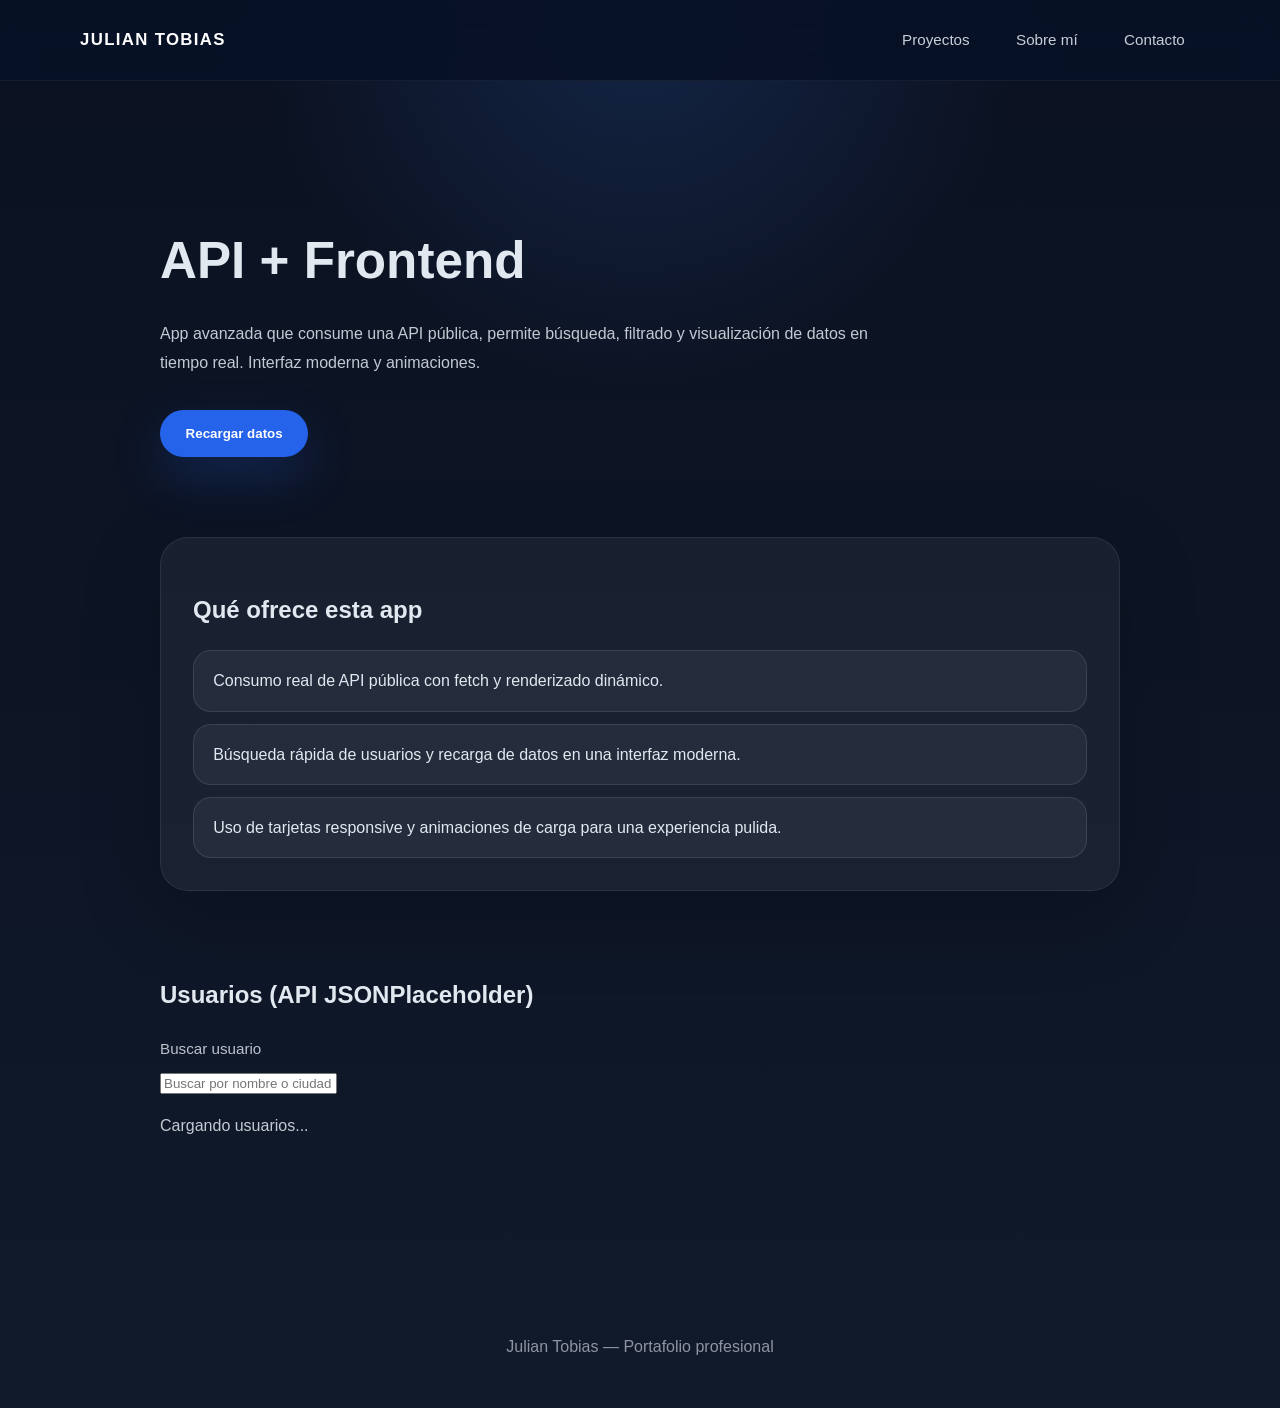
<file: api-frontend/index.html>
<!DOCTYPE html>
<html lang="es">
<head>
    <meta charset="UTF-8">
    <meta name="viewport" content="width=device-width, initial-scale=1.0">
    <title>API + Frontend | Julian Tobias</title>
    <link rel="stylesheet" href="../style.css">
    <link rel="stylesheet" href="api.css">
</head>
<body>
    <header class="site-header">
        <div class="container header-inner">
            <a class="brand" href="../index.html">Julian Tobias</a>
            <nav class="nav-menu">
                <a href="../index.html#projects">Proyectos</a>
                <a href="../index.html#about">Sobre mí</a>
                <a href="../index.html#contact">Contacto</a>
            </nav>
        </div>
    </header>
    <main class="project-page">
        <div class="container">
            <section class="hero">
                <h1>API + Frontend</h1>
                <p class="project-intro">App avanzada que consume una API pública, permite búsqueda, filtrado y visualización de datos en tiempo real. Interfaz moderna y animaciones.</p>
                <div class="project-buttons">
                    <button class="button primary" id="reloadBtn">Recargar datos</button>
                </div>
            </section>
            <section class="section project-summary">
                <h2>Qué ofrece esta app</h2>
                <ul>
                    <li>Consumo real de API pública con fetch y renderizado dinámico.</li>
                    <li>Búsqueda rápida de usuarios y recarga de datos en una interfaz moderna.</li>
                    <li>Uso de tarjetas responsive y animaciones de carga para una experiencia pulida.</li>
                </ul>
            </section>
            <section class="section" id="api-demo">
                <h2>Usuarios (API JSONPlaceholder)</h2>
                <div class="filter-row">
                    <div class="filter-field">
                        <label for="userSearch">Buscar usuario</label>
                        <input id="userSearch" type="text" placeholder="Buscar por nombre o ciudad">
                    </div>
                </div>
                <div class="about-grid" id="usersList"></div>
            </section>
        </div>
    </main>
    <footer class="site-footer">
        <div class="container footer-inner">
            <p>Julian Tobias — Portafolio profesional</p>
        </div>
    </footer>
    <script src="api.js"></script>
</body>
</html>
</file>
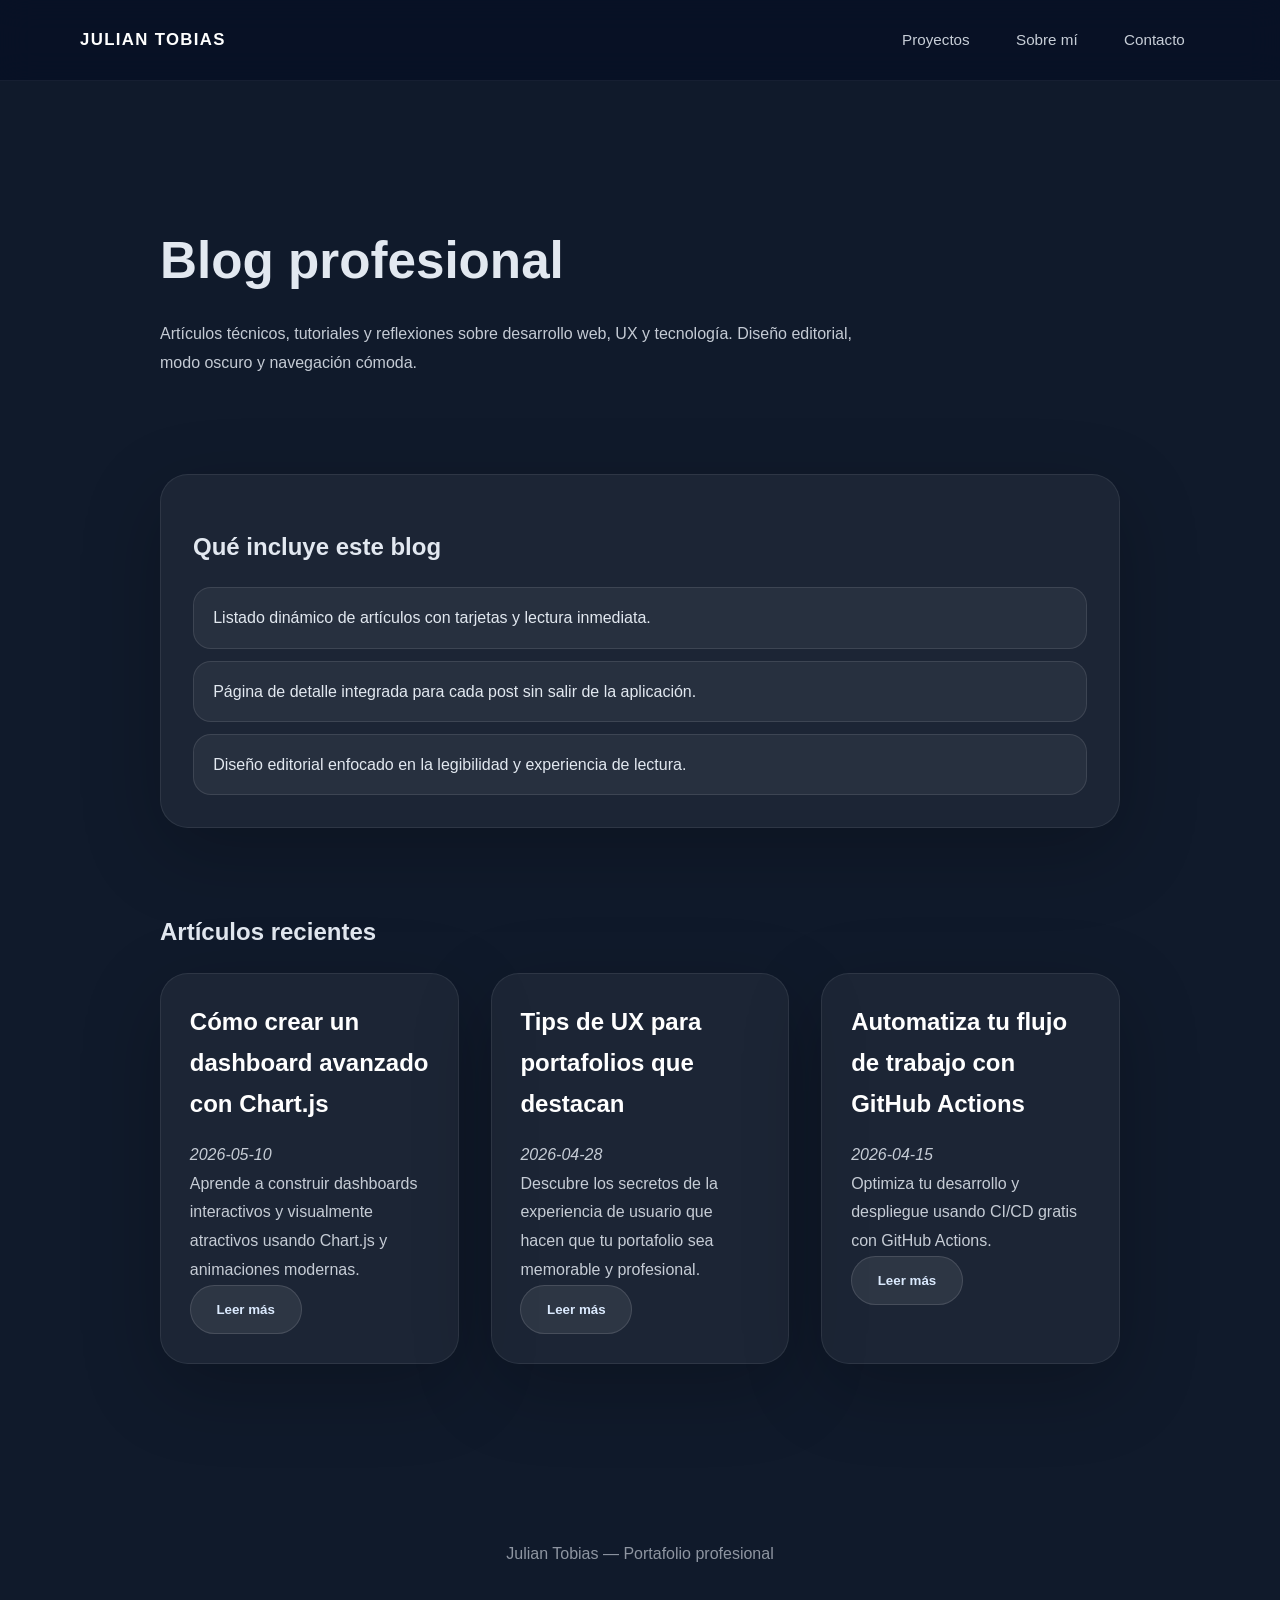
<file: blog/index.html>
<!DOCTYPE html>
<html lang="es">
<head>
    <meta charset="UTF-8">
    <meta name="viewport" content="width=device-width, initial-scale=1.0">
    <title>Blog Profesional | Julian Tobias</title>
    <link rel="stylesheet" href="../style.css">
    <link rel="stylesheet" href="blog.css">
</head>
<body>
    <header class="site-header">
        <div class="container header-inner">
            <a class="brand" href="../index.html">Julian Tobias</a>
            <nav class="nav-menu">
                <a href="../index.html#projects">Proyectos</a>
                <a href="../index.html#about">Sobre mí</a>
                <a href="../index.html#contact">Contacto</a>
            </nav>
        </div>
    </header>
    <main class="project-page">
        <div class="container">
            <section class="hero">
                <h1>Blog profesional</h1>
                <p class="project-intro">Artículos técnicos, tutoriales y reflexiones sobre desarrollo web, UX y tecnología. Diseño editorial, modo oscuro y navegación cómoda.</p>
            </section>
            <section class="section project-summary">
                <h2>Qué incluye este blog</h2>
                <ul>
                    <li>Listado dinámico de artículos con tarjetas y lectura inmediata.</li>
                    <li>Página de detalle integrada para cada post sin salir de la aplicación.</li>
                    <li>Diseño editorial enfocado en la legibilidad y experiencia de lectura.</li>
                </ul>
            </section>
            <section class="section" id="posts">
                <h2>Artículos recientes</h2>
                <div id="postsList" class="about-grid"></div>
            </section>
        </div>
    </main>
    <footer class="site-footer">
        <div class="container footer-inner">
            <p>Julian Tobias — Portafolio profesional</p>
        </div>
    </footer>
    <script src="blog.js"></script>
</body>
</html>
</file>
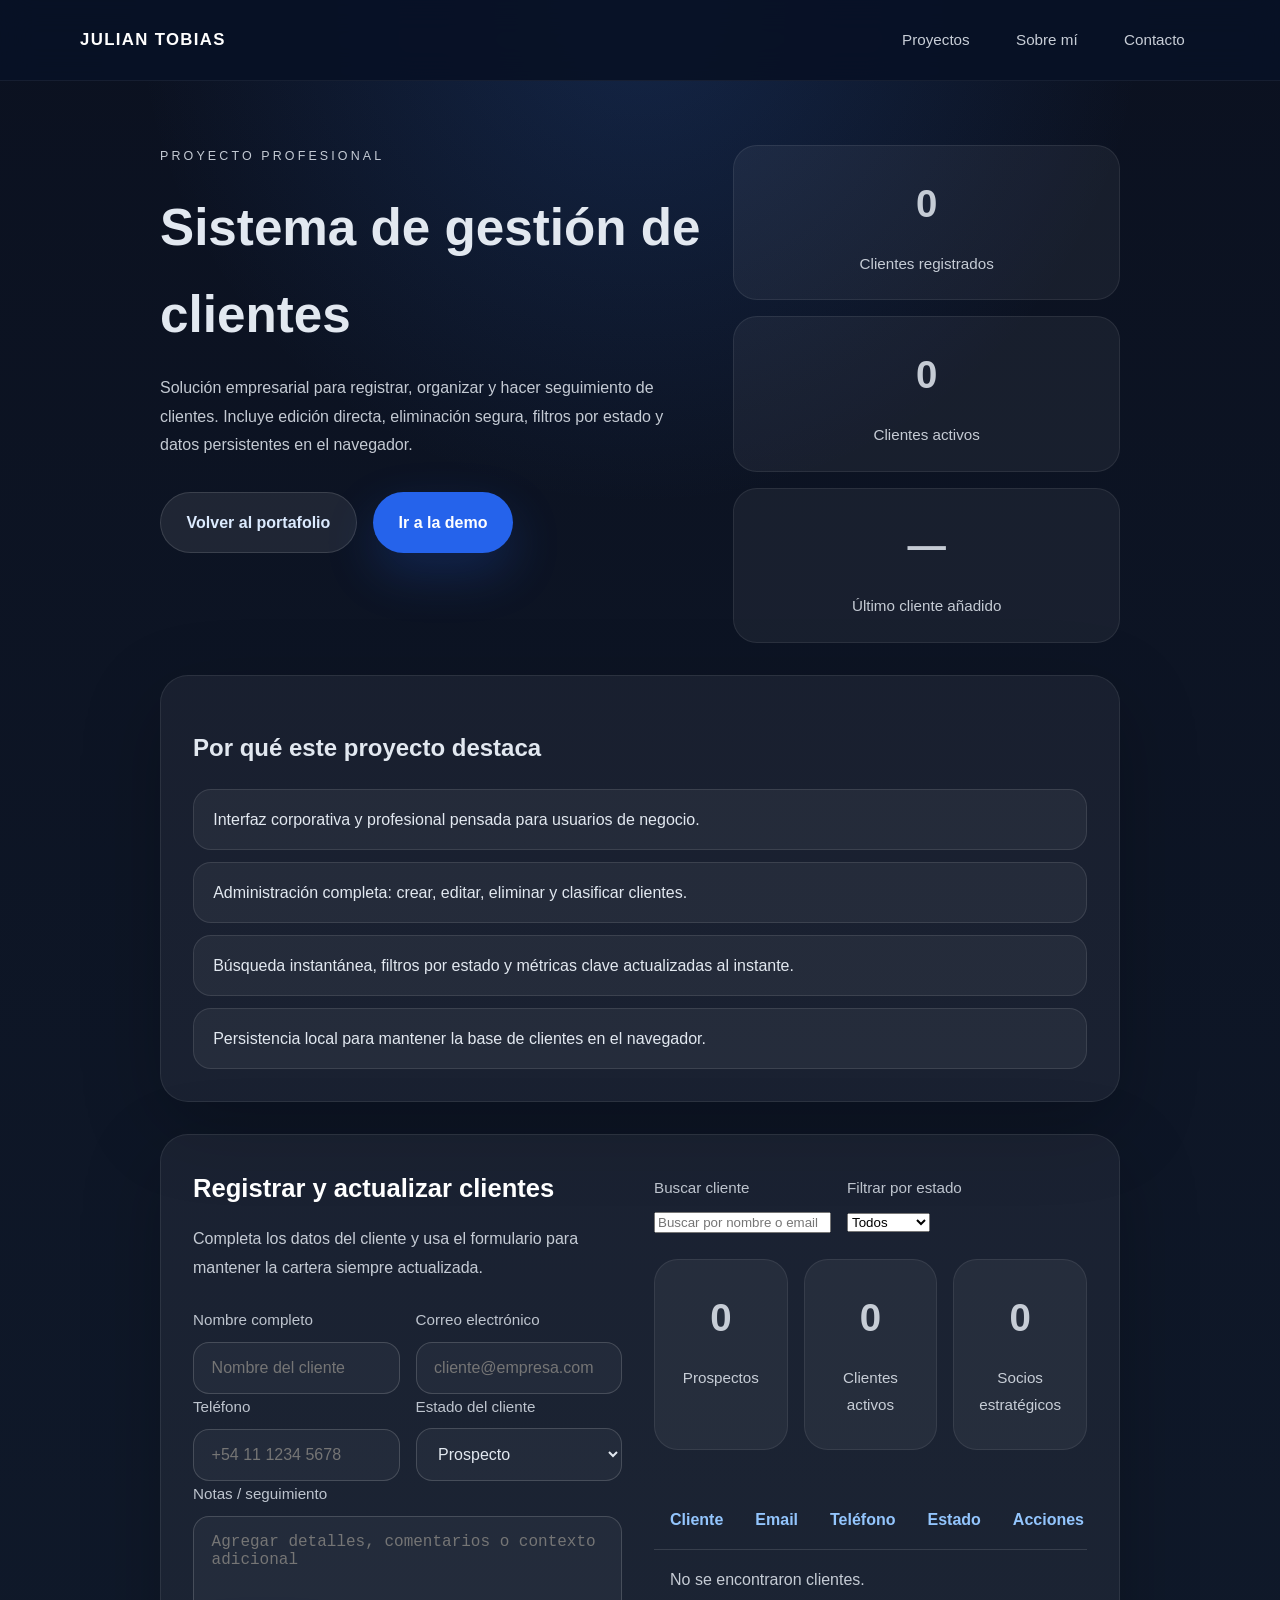
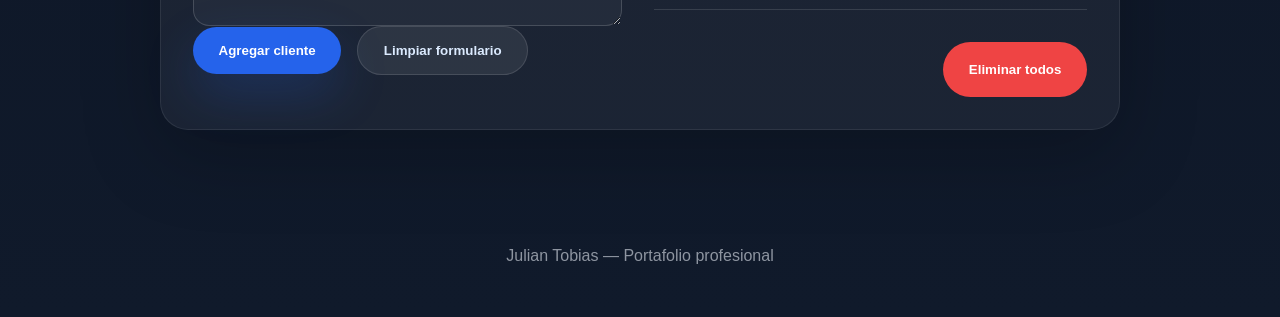
<file: gestion-clientes/index.html>
<!DOCTYPE html>
<html lang="es">
<head>
    <meta charset="UTF-8">
    <meta name="viewport" content="width=device-width, initial-scale=1.0">
    <title>Sistema de gestión de clientes | Julian Tobias</title>
    <link rel="stylesheet" href="../style.css">
</head>
<body>
    <header class="site-header">
        <div class="container header-inner">
            <a class="brand" href="../index.html">Julian Tobias</a>
            <nav class="nav-menu">
                <a href="../index.html#projects">Proyectos</a>
                <a href="../index.html#about">Sobre mí</a>
                <a href="../index.html#contact">Contacto</a>
            </nav>
        </div>
    </header>

    <main class="project-page">
        <div class="container">
            <div class="project-hero">
                <div>
                    <p class="eyebrow">Proyecto profesional</p>
                    <h1>Sistema de gestión de clientes</h1>
                    <p class="project-intro">Solución empresarial para registrar, organizar y hacer seguimiento de clientes. Incluye edición directa, eliminación segura, filtros por estado y datos persistentes en el navegador.</p>
                    <div class="project-buttons">
                        <a class="button secondary" href="../index.html">Volver al portafolio</a>
                        <a class="button primary" href="#demoSection">Ir a la demo</a>
                    </div>
                </div>
                <div class="project-stats">
                    <div class="stat-block">
                        <p class="stat-value" id="totalClients">0</p>
                        <p class="stat-label">Clientes registrados</p>
                    </div>
                    <div class="stat-block">
                        <p class="stat-value" id="activeCount">0</p>
                        <p class="stat-label">Clientes activos</p>
                    </div>
                    <div class="stat-block">
                        <p class="stat-value" id="recentClient">—</p>
                        <p class="stat-label">Último cliente añadido</p>
                    </div>
                </div>
            </div>

            <section class="section project-summary">
                <h2>Por qué este proyecto destaca</h2>
                <ul>
                    <li>Interfaz corporativa y profesional pensada para usuarios de negocio.</li>
                    <li>Administración completa: crear, editar, eliminar y clasificar clientes.</li>
                    <li>Búsqueda instantánea, filtros por estado y métricas clave actualizadas al instante.</li>
                    <li>Persistencia local para mantener la base de clientes en el navegador.</li>
                </ul>
            </section>

            <section id="demoSection" class="section project-summary demo-grid">
                <div class="demo-panel">
                    <div class="panel-head">
                        <h2>Registrar y actualizar clientes</h2>
                        <p>Completa los datos del cliente y usa el formulario para mantener la cartera siempre actualizada.</p>
                    </div>

                    <form id="clientForm" class="client-form">
                        <div class="form-row">
                            <div class="form-group">
                                <label for="nameInput">Nombre completo</label>
                                <input id="nameInput" type="text" placeholder="Nombre del cliente" required>
                            </div>
                            <div class="form-group">
                                <label for="emailInput">Correo electrónico</label>
                                <input id="emailInput" type="email" placeholder="cliente@empresa.com" required>
                            </div>
                        </div>

                        <div class="form-row">
                            <div class="form-group">
                                <label for="phoneInput">Teléfono</label>
                                <input id="phoneInput" type="tel" placeholder="+54 11 1234 5678" required>
                            </div>
                            <div class="form-group">
                                <label for="statusInput">Estado del cliente</label>
                                <select id="statusInput" required>
                                    <option value="Prospecto">Prospecto</option>
                                    <option value="Cliente">Cliente</option>
                                    <option value="Socio">Socio</option>
                                    <option value="Archivado">Archivado</option>
                                </select>
                            </div>
                        </div>

                        <div class="form-group">
                            <label for="notesInput">Notas / seguimiento</label>
                            <textarea id="notesInput" placeholder="Agregar detalles, comentarios o contexto adicional"></textarea>
                        </div>

                        <div class="form-actions">
                            <button type="submit" class="button primary" id="submitButton">Agregar cliente</button>
                            <button type="button" class="button secondary" id="resetFormButton">Limpiar formulario</button>
                        </div>

                        <p id="alertMessage" class="form-alert"></p>
                    </form>
                </div>

                <div class="client-list-panel">
                    <div class="filter-row">
                        <div class="filter-field">
                            <label for="searchInput">Buscar cliente</label>
                            <input id="searchInput" type="text" placeholder="Buscar por nombre o email">
                        </div>
                        <div class="filter-field">
                            <label for="statusFilter">Filtrar por estado</label>
                            <select id="statusFilter">
                                <option value="Todos">Todos</option>
                                <option value="Prospecto">Prospecto</option>
                                <option value="Cliente">Cliente</option>
                                <option value="Socio">Socio</option>
                                <option value="Archivado">Archivado</option>
                            </select>
                        </div>
                    </div>

                    <div class="summary-grid">
                        <div class="stat-block">
                            <p class="stat-value" id="prospectCount">0</p>
                            <p class="stat-label">Prospectos</p>
                        </div>
                        <div class="stat-block">
                            <p class="stat-value" id="customerCount">0</p>
                            <p class="stat-label">Clientes activos</p>
                        </div>
                        <div class="stat-block">
                            <p class="stat-value" id="partnerCount">0</p>
                            <p class="stat-label">Socios estratégicos</p>
                        </div>
                    </div>

                    <div class="table-wrapper">
                        <table class="stats-table">
                            <thead>
                                <tr>
                                    <th>Cliente</th>
                                    <th>Email</th>
                                    <th>Teléfono</th>
                                    <th>Estado</th>
                                    <th>Acciones</th>
                                </tr>
                            </thead>
                            <tbody id="clientTable"></tbody>
                        </table>
                    </div>

                    <div class="table-actions">
                        <button type="button" class="button danger" id="clearAllButton">Eliminar todos</button>
                    </div>
                </div>
            </section>
        </div>
    </main>

    <footer class="site-footer">
        <div class="container footer-inner">
            <p>Julian Tobias — Portafolio profesional</p>
        </div>
    </footer>

    <script src="./script.js"></script>
</body>
</html>
</file>
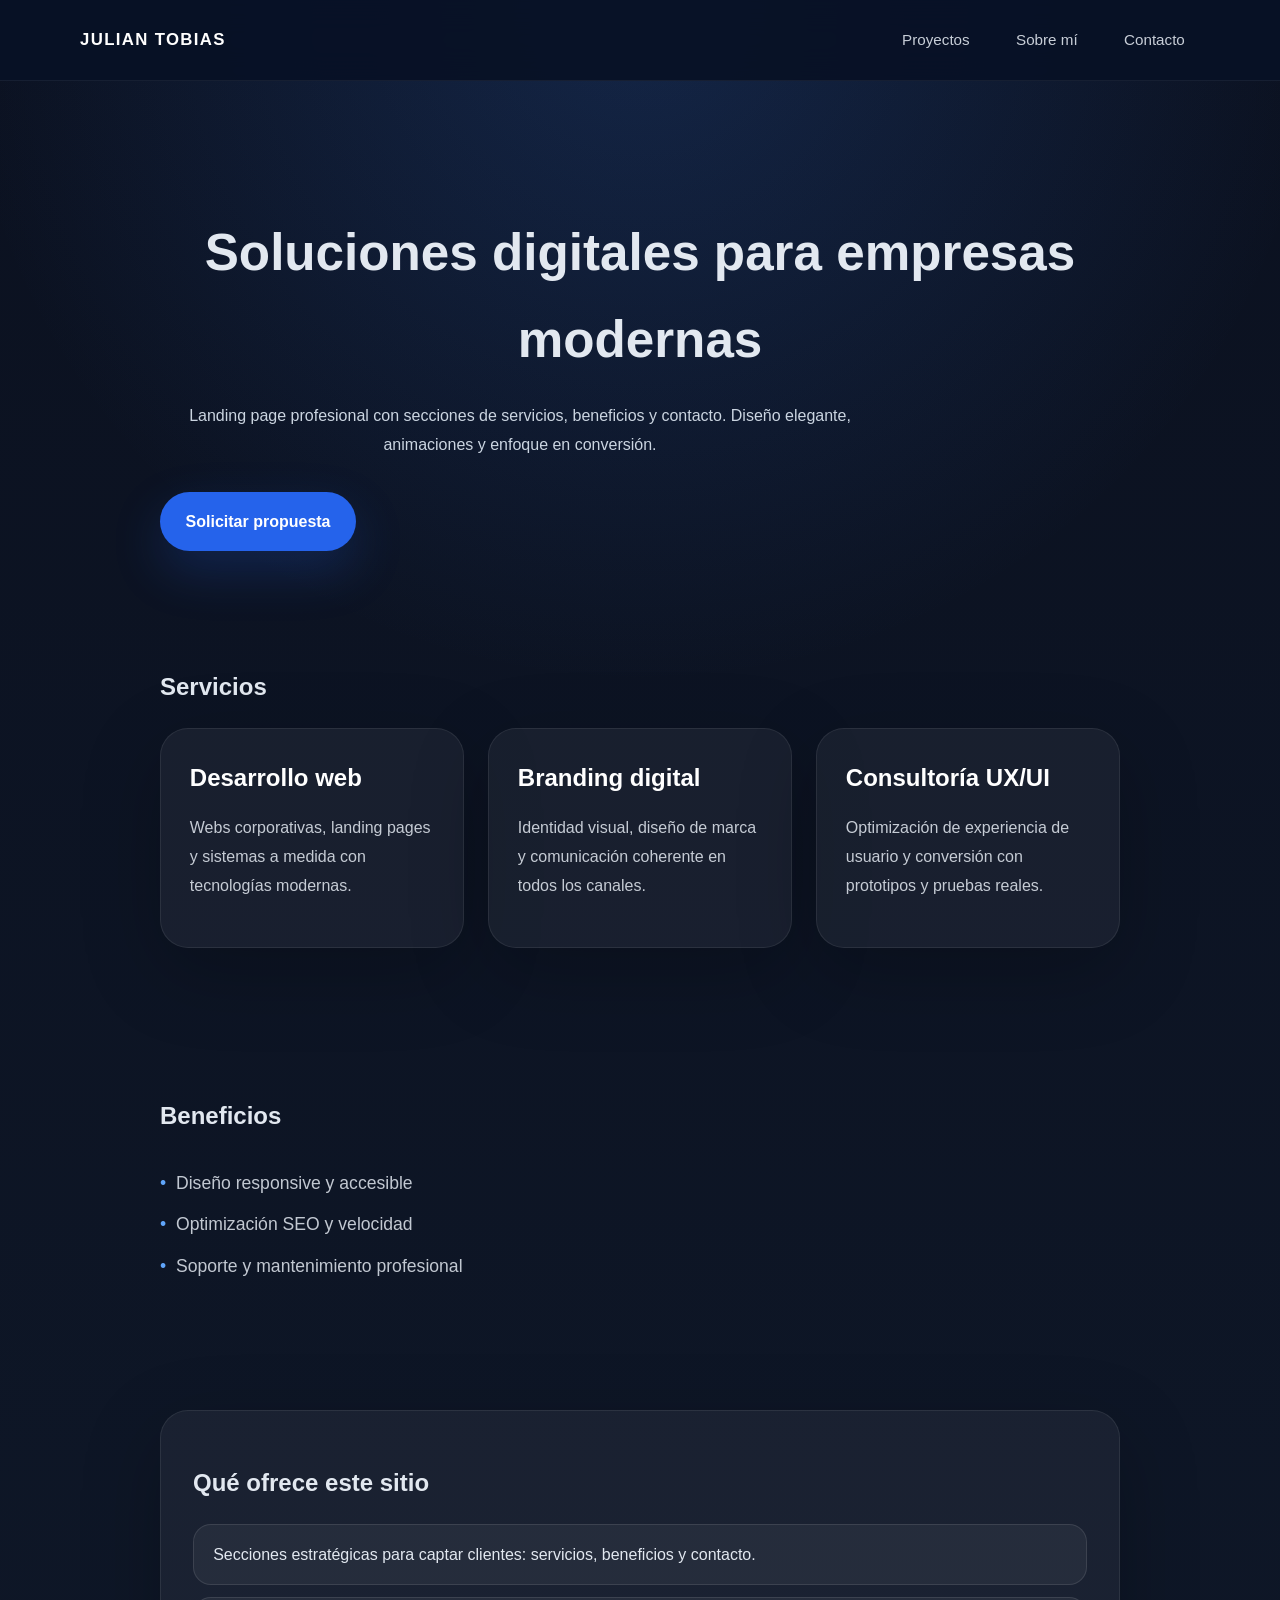
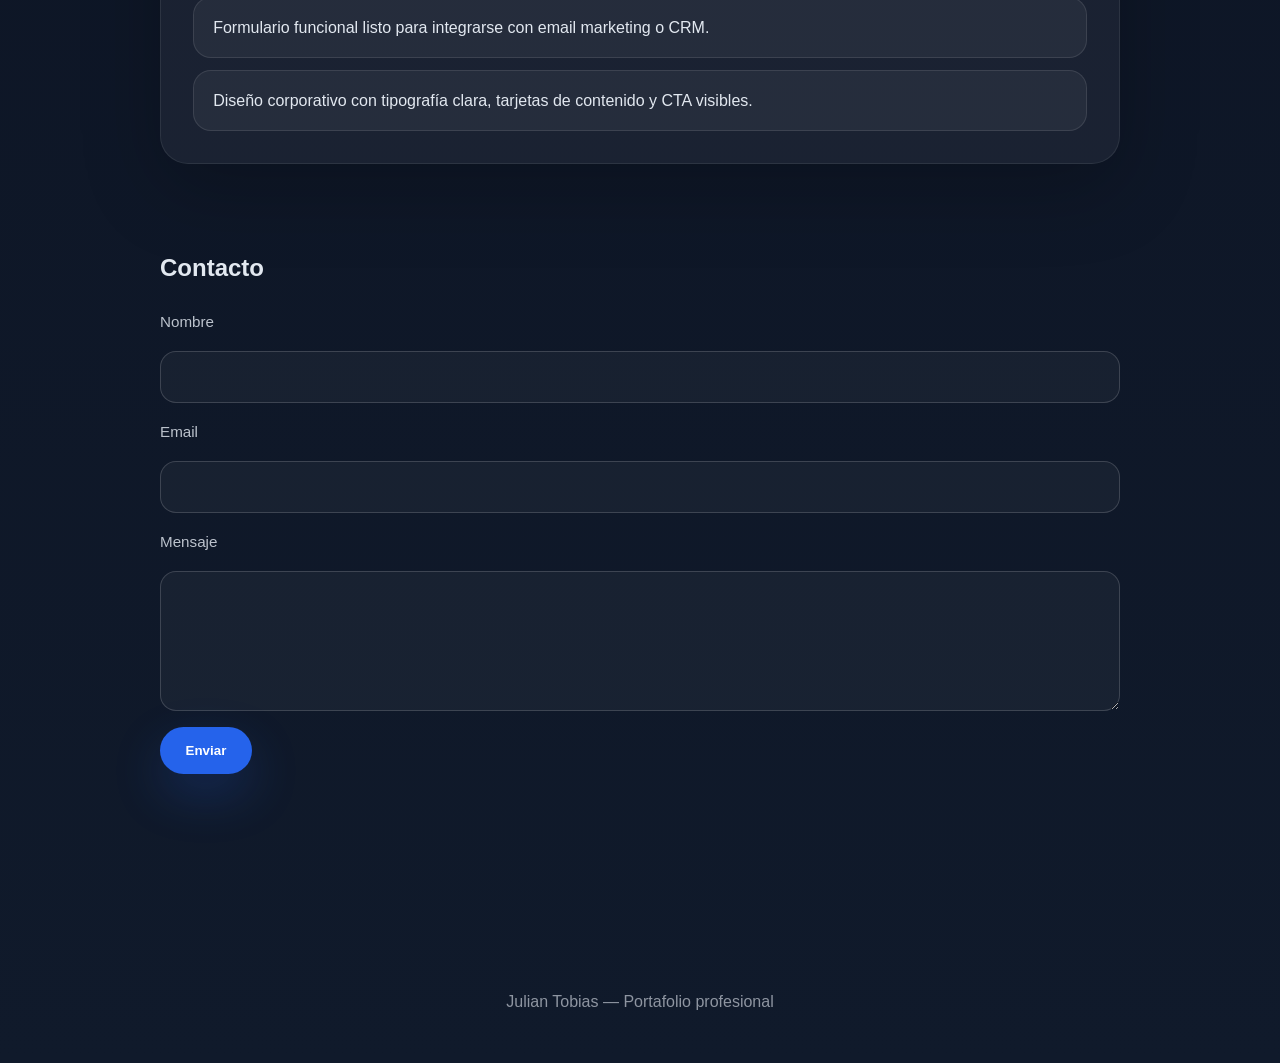
<file: sitio-corporativo/index.html>
<!DOCTYPE html>
<html lang="es">
<head>
    <meta charset="UTF-8">
    <meta name="viewport" content="width=device-width, initial-scale=1.0">
    <title>Sitio Corporativo | Julian Tobias</title>
    <link rel="stylesheet" href="../style.css">
    <link rel="stylesheet" href="corporativo.css">
</head>
<body>
    <header class="site-header">
        <div class="container header-inner">
            <a class="brand" href="../index.html">Julian Tobias</a>
            <nav class="nav-menu">
                <a href="../index.html#projects">Proyectos</a>
                <a href="../index.html#about">Sobre mí</a>
                <a href="../index.html#contact">Contacto</a>
            </nav>
        </div>
    </header>
    <main class="project-page">
        <div class="container">
            <section class="hero">
                <h1>Soluciones digitales para empresas modernas</h1>
                <p class="project-intro">Landing page profesional con secciones de servicios, beneficios y contacto. Diseño elegante, animaciones y enfoque en conversión.</p>
                <div class="project-buttons">
                    <a class="button primary" href="#contacto">Solicitar propuesta</a>
                </div>
            </section>
            <section class="section" id="servicios">
                <h2>Servicios</h2>
                <div class="about-grid">
                    <div class="about-card">
                        <h3>Desarrollo web</h3>
                        <p>Webs corporativas, landing pages y sistemas a medida con tecnologías modernas.</p>
                    </div>
                    <div class="about-card">
                        <h3>Branding digital</h3>
                        <p>Identidad visual, diseño de marca y comunicación coherente en todos los canales.</p>
                    </div>
                    <div class="about-card">
                        <h3>Consultoría UX/UI</h3>
                        <p>Optimización de experiencia de usuario y conversión con prototipos y pruebas reales.</p>
                    </div>
                </div>
            </section>
            <section class="section" id="beneficios">
                <h2>Beneficios</h2>
                <ul class="hero-highlights">
                    <li>Diseño responsive y accesible</li>
                    <li>Optimización SEO y velocidad</li>
                    <li>Soporte y mantenimiento profesional</li>
                </ul>
            </section>
            <section class="section project-summary">
                <h2>Qué ofrece este sitio</h2>
                <ul>
                    <li>Secciones estratégicas para captar clientes: servicios, beneficios y contacto.</li>
                    <li>Formulario funcional listo para integrarse con email marketing o CRM.</li>
                    <li>Diseño corporativo con tipografía clara, tarjetas de contenido y CTA visibles.</li>
                </ul>
            </section>
            <section class="section" id="contacto">
                <h2>Contacto</h2>
                <form id="contactForm" class="contact-form">
                    <label for="nombre">Nombre</label>
                    <input id="nombre" type="text" required>
                    <label for="email">Email</label>
                    <input id="email" type="email" required>
                    <label for="mensaje">Mensaje</label>
                    <textarea id="mensaje" rows="4" required></textarea>
                    <button type="submit" class="button primary">Enviar</button>
                    <p id="contactAlert" class="form-alert"></p>
                </form>
            </section>
        </div>
    </main>
    <footer class="site-footer">
        <div class="container footer-inner">
            <p>Julian Tobias — Portafolio profesional</p>
        </div>
    </footer>
    <script src="corporativo.js"></script>
</body>
</html>
</file>
<file: style.css>
* {
    box-sizing: border-box;
}

html {
    scroll-behavior: smooth;
}

body {
    margin: 0;
    font-family: 'Segoe UI', Tahoma, Geneva, Verdana, sans-serif;
    background: radial-gradient(circle at top, rgba(59, 130, 246, 0.18), transparent 25%),
                linear-gradient(180deg, #0b1120 0%, #101a2b 100%);
    color: #e2e8f0;
    line-height: 1.7;
}

img {
    max-width: 100%;
    display: block;
}

a {
    color: inherit;
    text-decoration: none;
}

.container {
    width: min(1120px, calc(100% - 2rem));
    margin: 0 auto;
}

.site-header {
    position: sticky;
    top: 0;
    z-index: 100;
    background: rgba(8, 18, 38, 0.94);
    border-bottom: 1px solid rgba(255,255,255,0.06);
    backdrop-filter: blur(16px);
    padding: 1rem 0;
}

.header-inner {
    display: flex;
    justify-content: space-between;
    align-items: center;
    gap: 1rem;
}

.brand {
    font-weight: 700;
    letter-spacing: 0.08em;
    text-transform: uppercase;
    color: #ffffff;
    font-size: 1.05rem;
}

.nav-menu {
    display: flex;
    flex-wrap: wrap;
    gap: 1rem;
}

.menu-button {
    display: none;
    background: none;
    border: none;
    padding: 0.5rem;
    cursor: pointer;
    flex-direction: column;
    justify-content: space-between;
    height: 28px;
    width: 34px;
}

.menu-button span {
    display: block;
    height: 3px;
    border-radius: 999px;
    background: #dbeafe;
}

.nav-menu a {
    color: rgba(226,232,240,0.88);
    font-size: 0.95rem;
    padding: 0.7rem 0.95rem;
    border-radius: 999px;
    transition: background 0.25s ease, color 0.25s ease;
}

.nav-menu a:hover {
    background: rgba(59,130,246,0.18);
    color: #ffffff;
}

.contact-grid {
    display: grid;
    gap: 2rem;
    grid-template-columns: 1fr 1fr;
    align-items: start;
}

.contact-form {
    display: grid;
    gap: 1rem;
}

.contact-form label {
    color: rgba(226,232,240,0.82);
    font-size: 0.95rem;
}

.contact-form input,
.contact-form textarea {
    width: 100%;
    border: 1px solid rgba(255,255,255,0.16);
    background: rgba(255,255,255,0.04);
    color: #e2e8f0;
    border-radius: 16px;
    padding: 1rem 1.1rem;
    font-size: 1rem;
}

.contact-form textarea {
    min-height: 140px;
    resize: vertical;
}

.contact-form .button {
    width: fit-content;
}

@media (max-width: 860px) {
    .contact-grid,
    .feature-grid,
    .stats-grid,
    .achievement-grid,
    .tool-grid,
    .project-grid,
    .about-grid {
        grid-template-columns: 1fr;
    }
}

@media (max-width: 720px) {
    .header-inner {
        position: relative;
    }

    .menu-button {
        display: flex;
    }

    .nav-menu {
        position: absolute;
        top: 100%;
        right: 1rem;
        left: 1rem;
        background: rgba(8,18,38,0.98);
        flex-direction: column;
        padding: 1rem;
        border-radius: 24px;
        gap: 0.75rem;
        transform: translateY(-10px);
        opacity: 0;
        pointer-events: none;
        transition: opacity 0.25s ease, transform 0.25s ease;
    }

    .nav-menu.active {
        opacity: 1;
        transform: translateY(0);
        pointer-events: auto;
    }

    .nav-menu a {
        width: 100%;
        padding: 0.85rem 1rem;
    }
}

.hero {
    padding: 4.5rem 0 3rem;
}

.hero-grid {
    display: grid;
    grid-template-columns: 1.4fr 1fr;
    gap: 2rem;
    align-items: center;
}

.eyebrow {
    margin: 0 0 1rem;
    text-transform: uppercase;
    letter-spacing: 0.25em;
    color: #93c5fd;
    font-size: 0.78rem;
}

.hero-copy h1 {
    margin: 0;
    font-size: clamp(2.6rem, 4vw, 4.2rem);
    line-height: 1.02;
    max-width: 11ch;
}

.hero-text {
    margin: 1.5rem 0 2rem;
    max-width: 680px;
    color: rgba(226,232,240,0.85);
    font-size: 1.05rem;
}

.hero-buttons {
    display: flex;
    flex-wrap: wrap;
    gap: 1rem;
}

.hero-highlights {
    margin: 1.5rem 0 0;
    list-style: none;
    padding: 0;
    display: grid;
    gap: 0.75rem;
}

.hero-highlights li {
    display: flex;
    align-items: center;
    gap: 0.75rem;
    padding-left: 1rem;
    color: rgba(226,232,240,0.85);
    position: relative;
}

.hero-highlights li::before {
    content: '•';
    position: absolute;
    left: 0;
    color: #60a5fa;
}

.button {
    display: inline-flex;
    align-items: center;
    justify-content: center;
    border: none;
    border-radius: 999px;
    padding: 1rem 1.6rem;
    font-weight: 700;
    cursor: pointer;
    transition: transform 0.2s ease, box-shadow 0.2s ease, background 0.2s ease;
}

.button.primary {
    background: #2563eb;
    color: #ffffff;
    box-shadow: 0 20px 50px rgba(37,99,235,0.22);
}

.button.secondary {
    background: rgba(255,255,255,0.08);
    color: #dbeafe;
    border: 1px solid rgba(255,255,255,0.12);
}

.button.tertiary {
    background: rgba(255,255,255,0.08);
    color: #dbeafe;
    border: 1px solid rgba(255,255,255,0.12);
}

.button:hover {
    transform: translateY(-2px);
}

.hero-panel {
    display: grid;
    gap: 1.5rem;
}

.panel-card,
.stat-card,
.about-card,
.project-card,
.contact-card,
.timeline-item,
.theme-panel {
    background: rgba(255,255,255,0.05);
    border: 1px solid rgba(255,255,255,0.08);
    border-radius: 28px;
    padding: 1.8rem;
    box-shadow: 0 24px 80px rgba(0,0,0,0.22);
}

.panel-label {
    margin: 0 0 0.75rem;
    color: #93c5fd;
    text-transform: uppercase;
    letter-spacing: 0.18em;
    font-size: 0.78rem;
}

.panel-card h2,
.project-card h3,
.about-card h3,
.timeline-item h3,
.contact-card h2 {
    margin: 0 0 1rem;
    font-size: 1.5rem;
    color: #ffffff;
}

.panel-card p,
.about-card p,
.project-card p,
.timeline-item p,
.contact-card p,
.contact-details p,
.theme-panel p {
    margin: 0;
    color: rgba(226,232,240,0.82);
    line-height: 1.8;
}

.stats-grid {
    display: grid;
    grid-template-columns: repeat(3, minmax(0, 1fr));
    gap: 1rem;
}

.stat-card {
    text-align: center;
}

.stat-card span {
    display: block;
    font-size: 2rem;
    font-weight: 800;
    color: #ffffff;
}

.stat-card p {
    margin: 0.75rem 0 0;
    color: rgba(226,232,240,0.75);
}

.theme-panel {
    display: grid;
    gap: 0.9rem;
}

.section {
    padding: 4rem 0;
    scroll-margin-top: 96px;
}

.section-header {
    max-width: 720px;
    margin-bottom: 2rem;
}

.section-header h2 {
    margin: 0 0 1rem;
    font-size: clamp(2rem, 3vw, 2.8rem);
}

.section-header p {
    margin: 0;
    color: rgba(226,232,240,0.78);
    font-size: 1.02rem;
}

.about-section,
.projects-section,
.skills-section,
.experience-section,
.contact-section {
    position: relative;
}

.about-grid,
.project-grid,
.skills-grid,
.timeline,
.contact-card {
    display: grid;
    gap: 1.5rem;
}

.about-grid {
    grid-template-columns: repeat(auto-fit, minmax(220px, 1fr));
}

.projects-intro-card {
    background: rgba(255,255,255,0.05);
    border: 1px solid rgba(255,255,255,0.08);
    border-radius: 24px;
    padding: 1.8rem;
    margin-bottom: 2rem;
    color: rgba(226,232,240,0.86);
}

.about-card {
    min-height: 220px;
}

.project-grid {
    grid-template-columns: repeat(auto-fit, minmax(260px, 1fr));
}

.project-card {
    transition: transform 0.25s ease, box-shadow 0.25s ease;
}

.achievements-section {
    background: rgba(255,255,255,0.03);
}

.achievement-grid {
    display: grid;
    grid-template-columns: repeat(auto-fit, minmax(240px, 1fr));
    gap: 1.5rem;
}

.achievement-card {
    background: rgba(255,255,255,0.05);
    border: 1px solid rgba(255,255,255,0.08);
    border-radius: 28px;
    padding: 1.8rem;
}

.achievement-card h3 {
    margin: 0 0 1rem;
    color: #ffffff;
}

.tech-grid {
    display: grid;
    grid-template-columns: repeat(auto-fit, minmax(180px, 1fr));
    gap: 1rem;
    margin-top: 1.5rem;
}

.tech-item {
    display: inline-flex;
    align-items: center;
    justify-content: center;
    background: rgba(59,130,246,0.14);
    border: 1px solid rgba(255,255,255,0.12);
    border-radius: 20px;
    padding: 1rem 1.2rem;
    color: #e2e8f0;
    font-weight: 700;
    text-align: center;
    gap: 0.7rem;
}

.tech-icon {
    width: 28px;
    height: 28px;
    margin-right: 0.3rem;
    vertical-align: middle;
    filter: drop-shadow(0 2px 6px rgba(0,0,0,0.10));
}

.animate-fadein {
    opacity: 0;
    transform: translateY(24px);
    animation: fadeInUp 1.1s cubic-bezier(.23,1.02,.32,1) 0.1s forwards;
}

@keyframes fadeInUp {
    to {
        opacity: 1;
        transform: none;
    }
}

.featured-project {
    background: rgba(255,255,255,0.04);
}

.feature-grid {
    display: grid;
    grid-template-columns: 1fr 1fr;
    gap: 1.5rem;
}

.feature-card {
    background: rgba(255,255,255,0.05);
    border: 1px solid rgba(255,255,255,0.1);
    border-radius: 28px;
    padding: 1.8rem;
}

.feature-card h3 {
    margin: 0 0 1rem;
    color: #ffffff;
}

.feature-card ul {
    list-style: none;
    padding: 0;
    margin: 0;
    display: grid;
    gap: 0.8rem;
}

.feature-card li {
    position: relative;
    padding-left: 1.4rem;
    color: rgba(226,232,240,0.82);
}

.feature-card li::before {
    content: '•';
    position: absolute;
    left: 0;
    color: #60a5fa;
}

.featured-actions {
    display: flex;
    gap: 1rem;
    flex-wrap: wrap;
    margin-top: 1.5rem;
}

.project-use {
    margin-top: 1rem;
    color: rgba(226,232,240,0.78);
    font-size: 0.95rem;
    line-height: 1.7;
}


.project-card:hover {
    transform: translateY(-4px);
    box-shadow: 0 28px 80px rgba(0,0,0,0.28);
}

.project-tags {
    margin-top: 1.2rem;
    display: flex;
    flex-wrap: wrap;
    gap: 0.65rem;
}

.project-tags span {
    display: inline-flex;
    padding: 0.55rem 0.85rem;
    border-radius: 999px;
    background: rgba(99,102,241,0.12);
    color: #c7d2fe;
    font-size: 0.9rem;
}

.skills-grid {
    grid-template-columns: repeat(auto-fit, minmax(180px, 1fr));
}

.skills-grid li {
    list-style: none;
    background: linear-gradient(135deg, rgba(56,189,248,0.16), rgba(139,92,246,0.18));
    border: 1px solid rgba(148,163,184,0.16);
    border-radius: 20px;
    padding: 1rem 1.2rem;
    color: #e2e8f0;
    text-align: center;
    font-weight: 600;
}

.timeline {
    display: grid;
    gap: 1.25rem;
}

.timeline-item {
    display: grid;
    gap: 1rem;
    grid-template-columns: auto 1fr;
    align-items: flex-start;
}

.project-actions {
    display: flex;
    gap: 0.75rem;
    flex-wrap: wrap;
    margin-top: 1.5rem;
}

.button.small {
    padding: 0.75rem 1.1rem;
    font-size: 0.95rem;
}

.project-hero {
    display: grid;
    grid-template-columns: 1.4fr 1fr;
    gap: 2rem;
    align-items: start;
}

.project-intro {
    max-width: 720px;
    color: rgba(226,232,240,0.85);
    margin-top: 0.8rem;
    line-height: 1.8;
}

.project-stats {
    display: grid;
    gap: 1rem;
}

.stat-block {
    background: rgba(255,255,255,0.05);
    border: 1px solid rgba(255,255,255,0.08);
    border-radius: 24px;
    padding: 1.4rem 1.5rem;
    text-align: center;
}

.stat-value {
    margin: 0;
    font-size: 2.4rem;
    font-weight: 800;
    color: #ffffff;
}

.stat-label {
    margin: 0.75rem 0 0;
    color: rgba(226,232,240,0.74);
    font-size: 0.95rem;
}

.demo-grid {
    display: grid;
    grid-template-columns: 1.1fr 0.9fr;
    gap: 2rem;
}

.demo-panel,
.client-list-panel {
    display: grid;
    gap: 1.5rem;
}

.client-form .form-row {
    display: grid;
    gap: 1rem;
    grid-template-columns: repeat(2, minmax(0, 1fr));
}

.client-form .form-group {
    display: grid;
    gap: 0.55rem;
}

.client-form input,
.client-form select,
.client-form textarea {
    width: 100%;
    border: 1px solid rgba(255,255,255,0.16);
    background: rgba(255,255,255,0.04);
    color: #e2e8f0;
    border-radius: 16px;
    padding: 1rem 1.1rem;
    font-size: 1rem;
}

.client-form textarea {
    min-height: 110px;
    resize: vertical;
}

.client-form label {
    color: rgba(226,232,240,0.82);
    font-size: 0.95rem;
}

.form-actions {
    display: flex;
    gap: 1rem;
    flex-wrap: wrap;
    align-items: center;
}

.form-alert {
    margin: 0;
    min-height: 1.4rem;
    color: #a5f3fc;
    font-size: 0.95rem;
}

.filter-row {
    display: grid;
    gap: 1rem;
    grid-template-columns: 1fr 240px;
    align-items: end;
}

.filter-field label {
    display: block;
    margin-bottom: 0.45rem;
    color: rgba(226,232,240,0.82);
    font-size: 0.95rem;
}

.summary-grid {
    display: grid;
    gap: 1rem;
    grid-template-columns: repeat(3, minmax(0, 1fr));
}

.status-badge {
    display: inline-flex;
    padding: 0.35rem 0.8rem;
    border-radius: 999px;
    font-size: 0.78rem;
    font-weight: 700;
    text-transform: uppercase;
    letter-spacing: 0.04em;
}

.status-badge.prospecto {
    background: rgba(59,130,246,0.16);
    color: #bfdbfe;
}

.status-badge.cliente {
    background: rgba(34,197,94,0.16);
    color: #a7f3d0;
}

.status-badge.socio {
    background: rgba(244,114,182,0.16);
    color: #f5d0fe;
}

.status-badge.archivado {
    background: rgba(148,163,184,0.16);
    color: #cbd5e1;
}

.client-note {
    margin-top: 0.45rem;
    color: rgba(226,232,240,0.64);
    font-size: 0.9rem;
    line-height: 1.5;
}

.table-actions {
    display: flex;
    justify-content: flex-end;
}

.button.danger {
    background: #ef4444;
    color: #ffffff;
}

.button.warning {
    background: #f59e0b;
    color: #0f172a;
}

.panel-head h2 {
    margin: 0;
    font-size: 1.6rem;
    color: #ffffff;
}

.panel-head p {
    margin: 0.9rem 0 0;
    color: rgba(226,232,240,0.8);
    line-height: 1.7;
}

@media (max-width: 960px) {
    .project-hero,
    .demo-grid,
    .summary-grid,
    .filter-row {
        grid-template-columns: 1fr;
    }
}

@media (max-width: 720px) {
    .form-actions {
        flex-direction: column;
        align-items: stretch;
    }
}

.clock-card,
.stats-card {
    padding: 2rem;
    border-radius: 26px;
    background: rgba(255,255,255,0.06);
    border: 1px solid rgba(255,255,255,0.1);
}

.large-text {
    margin: 1rem 0 0;
    font-size: 3rem;
    letter-spacing: 0.05em;
}

.stats-table {
    width: 100%;
    border-collapse: collapse;
    margin-top: 1rem;
    min-width: 100%;
}

.stats-table th,
.stats-table td {
    padding: 1rem 1rem;
    border-bottom: 1px solid rgba(255,255,255,0.12);
}

.table-wrapper {
    overflow-x: auto;
}

.project-summary ul {
    list-style: none;
    padding: 0;
    margin: 1rem 0 0;
    display: grid;
    gap: 0.75rem;
}

.project-summary li {
    background: rgba(255,255,255,0.05);
    padding: 1rem 1.2rem;
    border-radius: 18px;
    border: 1px solid rgba(255,255,255,0.1);
}

.alarm-form {
    display: grid;
    gap: 1rem;
    margin-top: 1.5rem;
}

.alarm-form label {
    color: rgba(226,232,240,0.82);
    font-size: 0.95rem;
}

.alarm-form input {
    border: 1px solid rgba(255,255,255,0.16);
    background: rgba(255,255,255,0.04);
    color: #e2e8f0;
    border-radius: 14px;
    padding: 0.95rem 1rem;
    min-width: 0;
}

.alarm-form button {
    align-self: flex-start;
}

.stats-table th {
    text-align: left;
    color: #93c5fd;
    font-weight: 700;
}

.stats-table td {
    color: rgba(226,232,240,0.86);
}

@media (max-width: 720px) {
    .project-page .container {
        max-width: 100%;
    }

    .stats-table th,
    .stats-table td {
        padding: 0.9rem 0.75rem;
    }
}

.timeline-date {
    display: inline-flex;
    align-items: center;
    justify-content: center;
    min-width: 80px;
    height: 80px;
    border-radius: 24px;
    background: rgba(37,99,235,0.14);
    color: #bfdbfe;
    font-weight: 700;
}

.timeline-item h3 {
    margin: 0;
}

.contact-card {
    grid-template-columns: 1fr 1fr;
    padding: 2.2rem;
    background: rgba(255,255,255,0.05);
    border: 1px solid rgba(255,255,255,0.08);
    border-radius: 32px;
}

.contact-details {
    display: grid;
    gap: 1rem;
    align-content: center;
}

.contact-details p {
    color: rgba(226,232,240,0.86);
}

.contact-details a {
    color: #93c5fd;
}

.site-footer {
    padding: 2rem 0;
    text-align: center;
    color: rgba(226,232,240,0.6);
}

body.dark-theme {
    background: #060b16;
}

body.dark-theme .site-header {
    background: rgba(6, 12, 24, 0.96);
}

body.dark-theme .nav-menu a,
body.dark-theme .button.secondary,
body.dark-theme .button.tertiary {
    color: #dbeafe;
}

body.dark-theme .panel-card,
body.dark-theme .stat-card,
body.dark-theme .about-card,
body.dark-theme .project-card,
body.dark-theme .timeline-item,
body.dark-theme .contact-card,
body.dark-theme .theme-panel {
    background: rgba(255,255,255,0.05);
}

body.dark-theme .section-header p,
body.dark-theme .panel-card p,
body.dark-theme .about-card p,
body.dark-theme .project-card p,
body.dark-theme .timeline-item p,
body.dark-theme .contact-details p,
body.dark-theme .theme-panel p {
    color: rgba(226,232,240,0.74);
}

@media (max-width: 960px) {
    .hero-grid,
    .contact-card,
    .about-grid,
    .project-grid,
    .skills-grid,
    .timeline {
        grid-template-columns: 1fr;
    }

    .timeline-item {
        grid-template-columns: 1fr;
    }
}

@media (max-width: 720px) {
    .header-inner {
        flex-direction: column;
        align-items: flex-start;
    }

    .site-header {
        padding: 1rem 0.5rem;
    }

    .hero {
        padding-top: 3rem;
    }

    .hero-copy h1 {
        font-size: clamp(2.2rem, 6vw, 3rem);
    }
}

@media (max-width: 520px) {
    .nav-menu {
        gap: 0.6rem;
    }

    .button {
        width: 100%;
    }

    .hero-text,
    .section-header p {
        font-size: 1rem;
    }
}

.project-page {
    padding: 4rem 0;
}

.project-page .container {
    max-width: 960px;
}

.project-page h1 {
    margin: 0 0 1rem;
    font-size: clamp(2.4rem, 4vw, 3.4rem);
}

.project-page p {
    color: rgba(226,232,240,0.86);
    line-height: 1.8;
}

.project-page .project-buttons {
    display: flex;
    gap: 1rem;
    flex-wrap: wrap;
    margin-top: 2rem;
}

.project-page .project-buttons .button {
    width: auto;
}

.project-page .project-summary {
    background: rgba(255,255,255,0.05);
    border: 1px solid rgba(255,255,255,0.08);
    border-radius: 28px;
    padding: 2rem;
    box-shadow: 0 24px 80px rgba(0,0,0,0.22);
    margin-top: 2rem;
}
</file>
<file: api-frontend/api.css>
.about-card { transition: box-shadow 0.3s, transform 0.3s; }
.about-card:hover { box-shadow: 0 8px 32px rgba(34,197,94,0.13); transform: translateY(-4px) scale(1.03); }
#usersList { gap: 2rem; }
</file>
<file: blog/blog.css>
.about-card { cursor: pointer; transition: box-shadow 0.3s, transform 0.3s; }
.about-card:hover { box-shadow: 0 8px 32px rgba(59,130,246,0.13); transform: translateY(-4px) scale(1.03); }
#postsList { gap: 2rem; }
body { background: #101a2b; }
</file>
<file: sitio-corporativo/corporativo.css>
.hero { text-align: center; padding: 4rem 0 2rem; }
.hero h1 { font-size: clamp(2.2rem, 5vw, 3.2rem); margin-bottom: 1.2rem; }
.hero .project-intro { color: #cbd5e1; margin-bottom: 2rem; }
.about-card, .hero-highlights li { opacity: 0; transition: opacity 0.7s cubic-bezier(.23,1.02,.32,1); }
.hero-highlights { margin: 2rem 0; }
.hero-highlights li { font-size: 1.1rem; }
</file>
